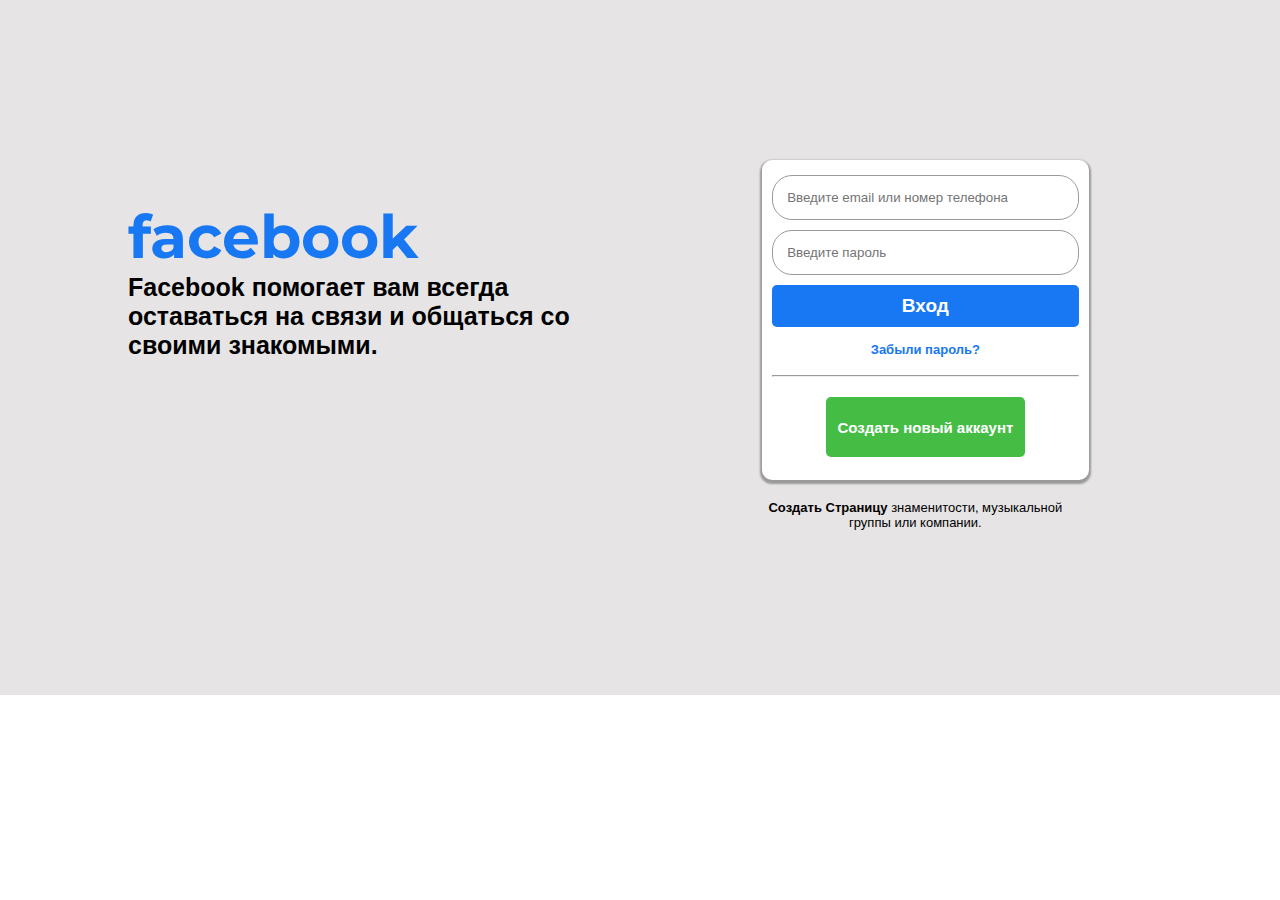
<file: lab2/facebook/index.html>
<!DOCTYPE html>
<html lang="en">
<head>
    <meta charset="UTF-8">
    <meta name="viewport" content="width=device-width, initial-scale=1.0">
    <title>Registering page</title>
    <link rel="stylesheet" href="./style.css">
    <link rel="preconnect" href="https://fonts.googleapis.com">
    <link rel="preconnect" href="https://fonts.gstatic.com" crossorigin>
    <link href="https://fonts.googleapis.com/css2?family=Montserrat:wght@400;500;600;700;800&display=swap" rel="stylesheet">
</head>
<body>

<section id="main">
    <div class="block1">
        <h3>facebook</h3>
        <p>
            Facebook помогает вам всегда <br>
            оставаться на связи и общаться со <br>
            своими знакомыми.
        </p>
    </div>

    <div class="block2">
        <form class="inputs">
            <input type="text" required placeholder="Введите email или номер телефона"><br>
            <input type="password" required placeholder="Введите пароль"><br>
            <button type="button" class="login">Вход</button><br>
            <a href="#" class="missing_passw">Забыли пароль?</a><br>
            <hr>
            <button type="button" class="new_acc">Создать новый аккаунт</button>
        </form>

        <p>
            <strong>Создать Страницу</strong> знаменитости, музыкальной группы или компании.
        </p>
    </div>
</section>

</body>
</html>
</file>
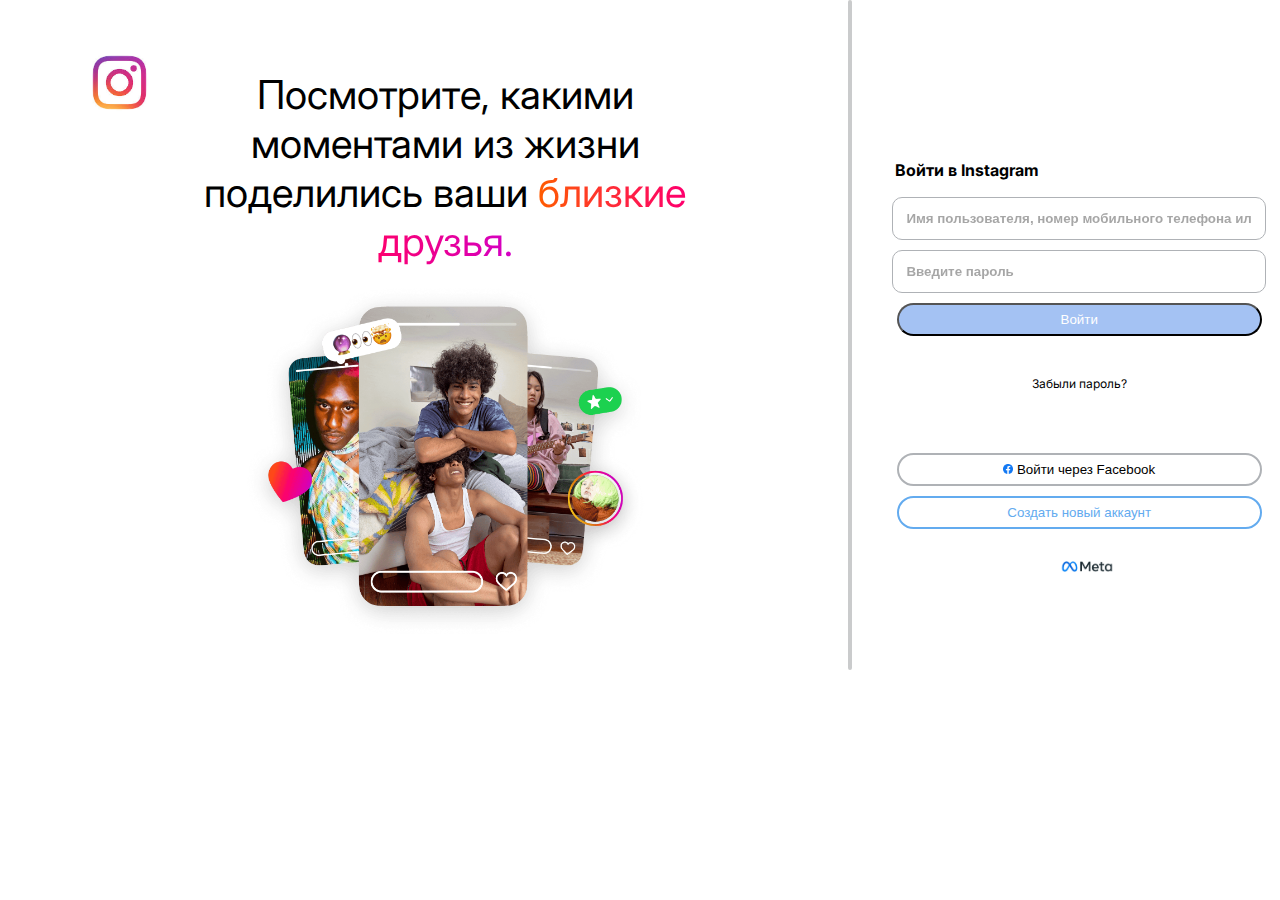
<file: lab2/instagram/index.html>
<!DOCTYPE html>
<html lang="en">
<head>
    <meta charset="UTF-8">
    <meta name="viewport" content="width=device-width, initial-scale=1.0">
    <title>Registering page</title>
    <link rel="stylesheet" href="./style.css">
    <link href="https://fonts.googleapis.com/css2?family=Inter:wght@100;200;300;400;500;600;700;800;900&display=swap" rel="stylesheet">
    <link rel="preconnect" href="https://fonts.googleapis.com">
    <link rel="preconnect" href="https://fonts.gstatic.com" crossorigin>
    <link href="https://fonts.googleapis.com/css2?family=Montserrat:wght@400;500;600;700;800&display=swap" rel="stylesheet">
</head>
<body>
    <section id="main">

    <img class="logoInst" src="./images.jpeg" alt="logo instagram">
    
    <div class="block1">
    <p>Посмотрите, какими <br>моментами из жизни <br>поделились ваши <span class="sp_1">близкие<br> друзья. </span> </p>
    <img src="./reN9rvYdLTB.png" alt="">
    </div>
    
    <hr style="border: #cacbcc 2px solid; border-radius:2px" align-items:center;">
    
    <div class="block2">
    <div class="inputs">
        <h4>Войти в Instagram</h4>
        <input  type="text" required placeholder="Имя пользователя, номер мобильного телефона или электронный адрес"><br>
        <input type="text" required placeholder="Введите пароль"><br>
        <button style="background-color: #A4C2F3; color:white" type="button" class="login">Войти</button><br>
        <a href="#index.html" class="missing_passw">Забыли пароль?</a><br>
        <button class="by_fcb"><img src="./Facebook_f_logo_(2019).svg.png" style="width: 10px;height: 10px;"  alt="">     Войти через Facebook</button>
        <br>
        <button class="new_acc">Создать новый аккаунт</button>
    </div>
    
    <img class="logoMeta" src="./Meta_Logo.jpg" alt="">
    
    </div>
    </section>
</body>
</html>
</file>
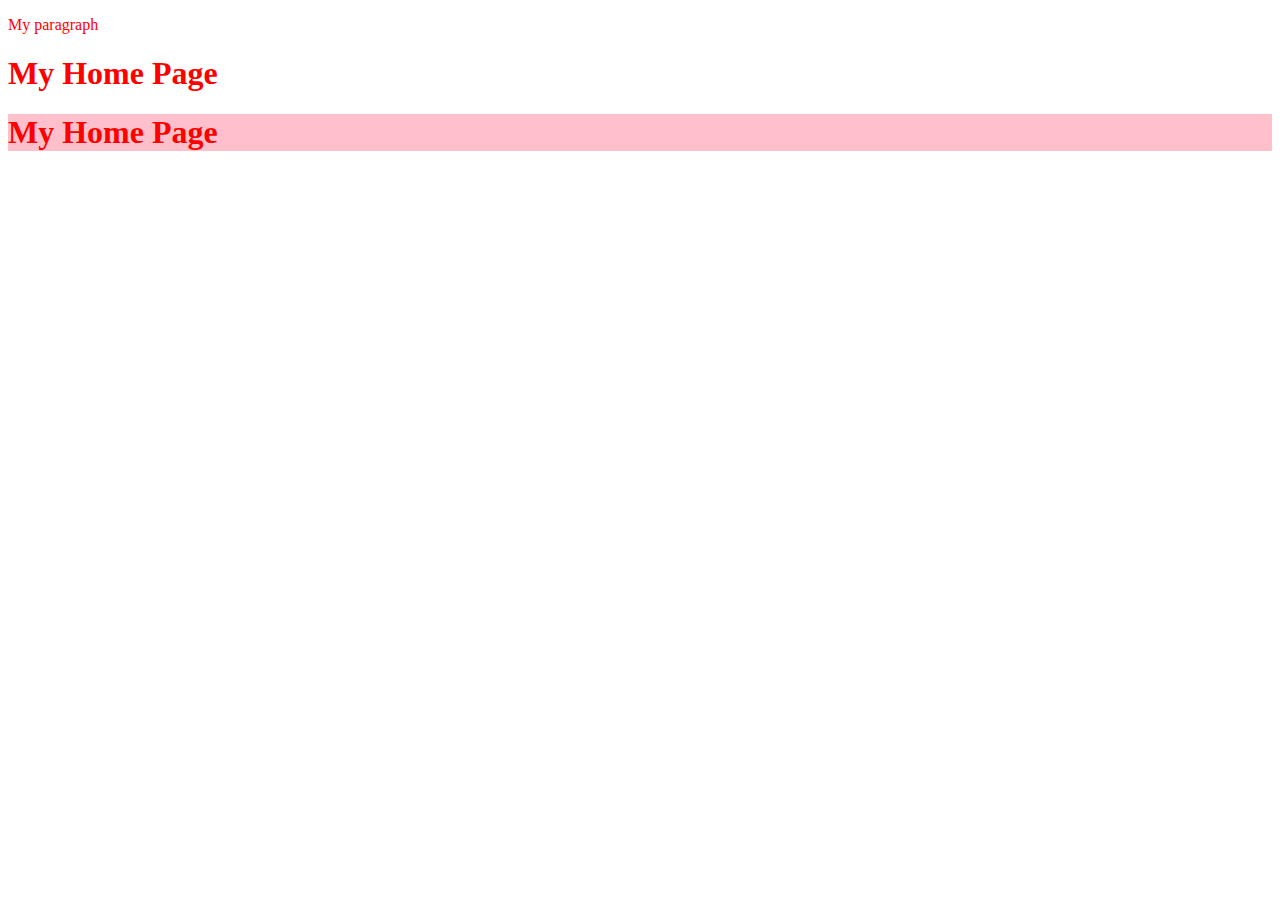
<file: lab1/w3schools/classes.html>
<!--In the <style> section, create a class selector named "special".
Add a color property with the value "blue" inside the "special" class.-->
<!DOCTYPE html>
<html>
<head>
<style>
.special{
color:blue;
}

</style>
</head>
<body>
<p class="special">My paragraph</p>
</body>
</html>

<!--Add the correct class to make the H1 element red.-->
<!DOCTYPE html>
<html>
<head>
<style>
.mystyle {
    color:red;
    }
</style>
</head>
<body>
<h1 class="mystyle">My Home Page</h1>
</body>
</html>

<!-- Add two classes to the H1 element, to make the background pink and the color red. -->
<!DOCTYPE html>
<html>
<head>
<style>
.intro {background:pink;}
.special {color:red;}
</style>
</head>
<body>
<h1 class="intro special">My Home Page</h1>
</body>
</html>
</file>
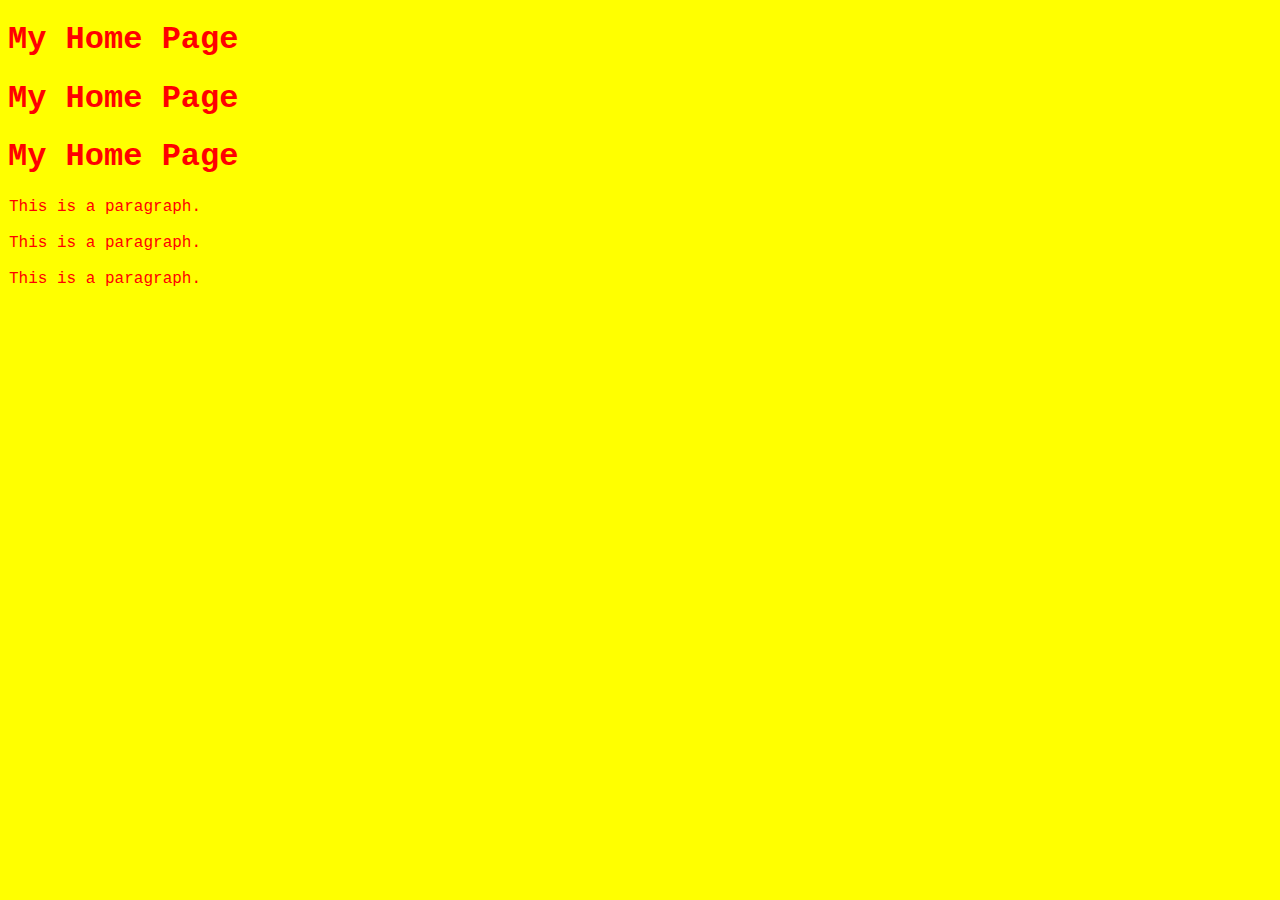
<file: lab1/w3schools/css.html>
<!-- What is a correct syntax for linking to an external stylesheet?
<link rel='stylesheet' href='styles.css'>
{ fillintheblanks: "exercise_html_colors1.htm" },
Use CSS to set the background color of the document (body) to yellow. -->
<!DOCTYPE html>
<html>
<head>
<style>
body{
    background-color: yellow;
}
</style>
</head>
<body>
<h1>My Home Page</h1>
</body>
</html>

<!-- Use CSS to set the font of the document to "courier". -->
<!DOCTYPE html>
<html>
<head>
<style>
body {font-family:courier;}
</style>
</head>
<body>
<h1>My Home Page</h1>
</body>
</html>

<!-- Use CSS to set the text color of the document to red. -->
<!DOCTYPE html>
<html>
<head>
<style>
body {color:red;}
</style>
</head>
<body>
<h1>My Home Page</h1>
</body>
</html>

<!-- Use CSS to make a yellow, 1 pixel thick, border around all paragraphs. -->
<!DOCTYPE html>
<html>
<head>
<style>
p {border: 1px solid yellow;}
</style>
</head>
<body>
<p>This is a paragraph.</p>
<p>This is a paragraph.</p>
<p>This is a paragraph.</p>
</body>
</html>
</file>
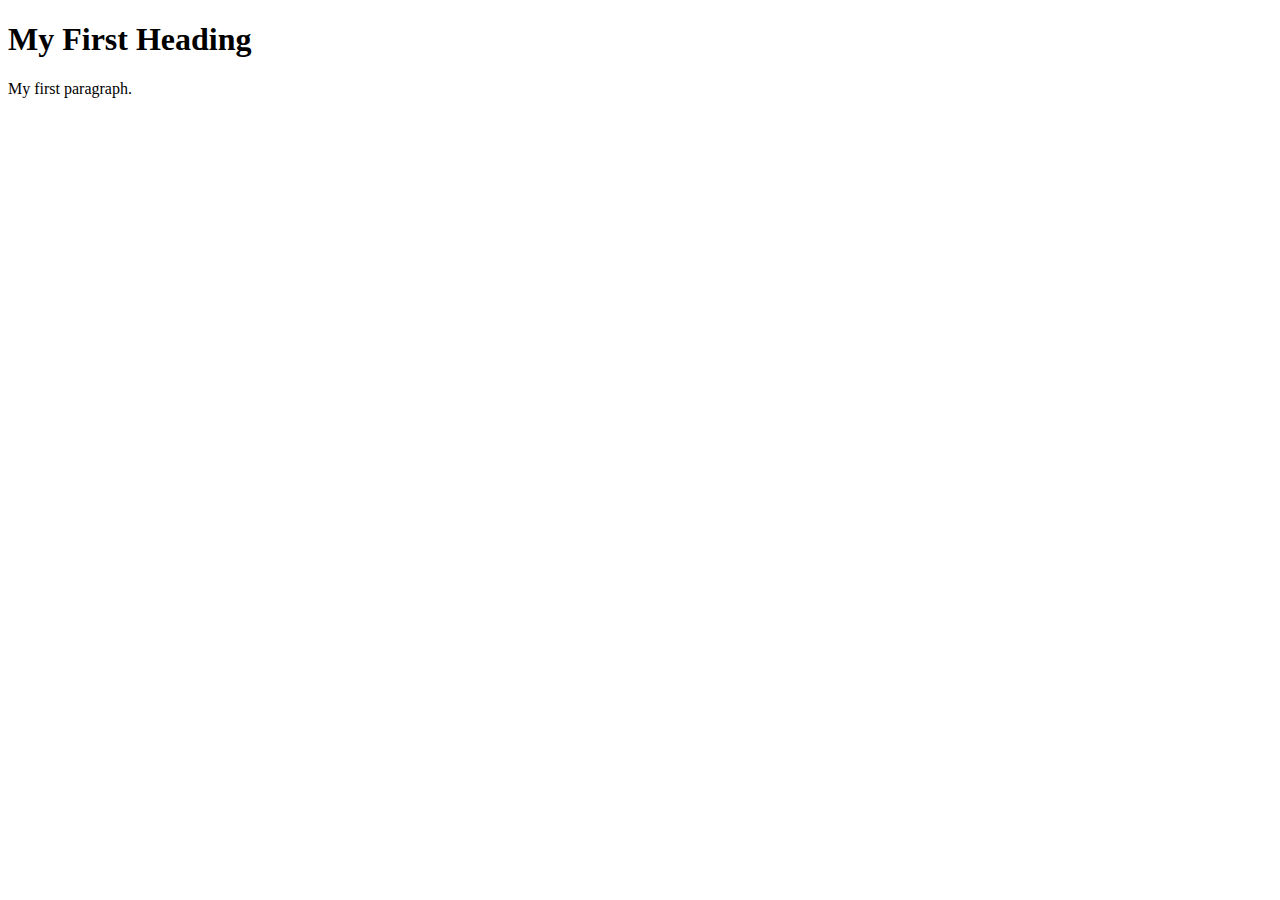
<file: lab1/w3schools/elements.html>
<!DOCTYPE html>
<html>
<body>

<h1>My First Heading</h1>
<p>My first paragraph.</p>
<!--
The <html> element is the root element and it defines the whole HTML document.
It has a start tag <html> and an end tag </html>.
Then, inside the <html> element there is a <body> element
The <body> element defines the document's body.
It has a start tag <body> and an end tag </body>.
Then, inside the <body> element there are two other elements: <h1> and <p>
The <h1> element defines a heading.
It has a start tag <h1> and an end tag </h1>
The <p> element defines a paragraph.
It has a start tag <p> and an end tag </p>
Some HTML elements will display correctly, even if you forget the end tag
However, never rely on this! Unexpected results and errors may occur if you forget the end tag!
-->

</body>
</html>
</file>
<file: lab2/facebook/style.css>
*{
    padding: 0;
    margin: 0;
    font-family: 'Inter', -apple-system, sans-serif;    
}
#main{
    background-color: rgb(230, 228, 228);
    display: flex;
    width: 100%;
    height: 695px;
    
}
h3{
    color: #1877F2;
    font-size: 60px;
    font-family: 'Montserrat', sans-serif;
}
.block1{
    margin-top: 200px;  
    padding: 0 10%;
    margin-right:5% ;
}
.block1 p{
    font-size: 25px;
    font-weight: bold;
}
.block2{
    margin-top: 160px; 
    width: 24%;
    text-align: center;

}
.block2 p{
    font-size: 13px;
}
.inputs{
    width: 100%;
    background-color: white;
    padding: 10px;
    height: 300px;
    border-radius: 10px;
    box-shadow:0px 2px 2px 2px rgb(154, 154, 154);
    margin-bottom: 20px;

}
.inputs hr{
    color: rgb(154, 154, 154);
}
.inputs input{
    padding: 14px;
    margin: 5px 0;  
    width: 90%;
    border: 1px solid rgb(154, 154, 154);
    border-radius: 20px;
}
.inputs button{
    padding: 10px 5px;  
    margin: 5px 0;
    background-color: #1877F2;
    color: white;
    font-weight: bold;
    border: #1877F2;
    border-radius: 5px;
    text-align: center;
    cursor: pointer;
}
.login{
    width: 100%;
    padding: 5px 0;
    font-size: 19px
}
.block2 a.missing_passw{
    text-decoration: none;
    display: block;
    margin-top: 10px;
    font-size: 13px;
    color: #1877F2;
    font-weight: bold;

}
.inputs .new_acc{
    margin-top: 20px;
    background-color: rgb(69, 189, 69);
    width: 65%;
    height: 60px;
    font-size: 15px;
}
</file>
<file: lab2/instagram/style.css>
*{
    margin: 0;
    padding: 0;
}
a{
    text-decoration: none;
}
#main{
    display: flex;
    width: 100%;
    height: 670px;
    font-family: 'Inter', sans-serif;
}
/* 1st block */
#main .logoInst{
    width: 75px;
    height: 75px;
    margin-left: 82px;
    margin-top: 45px;
}
.block1 {
    margin-top: 70px;
    width: 45%;
    margin-right: 9%;
}
.block1 .sp_1{
    background-image: linear-gradient(to right, #ff5c00, #ff0069, #d300c5);
    background-clip: text;
    color: transparent;
}
#main .block1 img{
    width: 80%;
    height: auto;
    align-items: center;
    margin: 0;
    padding-left: 10%;
}
.block1 p{
    font-size: 40px; 
    text-align: center;
}

/* 2nd block */
.block2{
    padding-left: 35px;
    padding-top: 160px;
    width: 30%;
}
.block2 .missing_passw{
    display: block;
    color: black;
    margin-top: 40px;
    font-size: 12px;
}
.block2 h4{
    text-align: left;
    padding-left: 8px;
    margin-bottom: 17px;
    font-size: 16px;
}
#main .block2 .inputs{
    text-align: center;
    width: 100%;
    font-size: 10px;
}
.block2 .inputs input{
    padding: 13px;
    width:90%;
    margin-bottom: 10px;
    border:#afb2b6 1px solid;
    border-radius: 10px;

}
.block2 .inputs input::placeholder{
    color: #505050 !important; 
    font-weight: bold !important;
    opacity: 50% !important;
}
.block2 .inputs button{
    width: 95%;
    padding: 7px;
    border-radius: 25px;
    background-color: white;
}
.block2 .by_fcb{
    margin-top: 50px;
    border: #afb2b6 2px solid;
    justify-content: center;
}
.block2 .logoMeta{
    width: 100px;
    margin-left: 39%; /*to make it in the center */

}
.block2 .inputs .new_acc{
    color: #63ABEF;
    border: #63ABEF 2px solid;
    margin-top: 10px;
}
</file>
